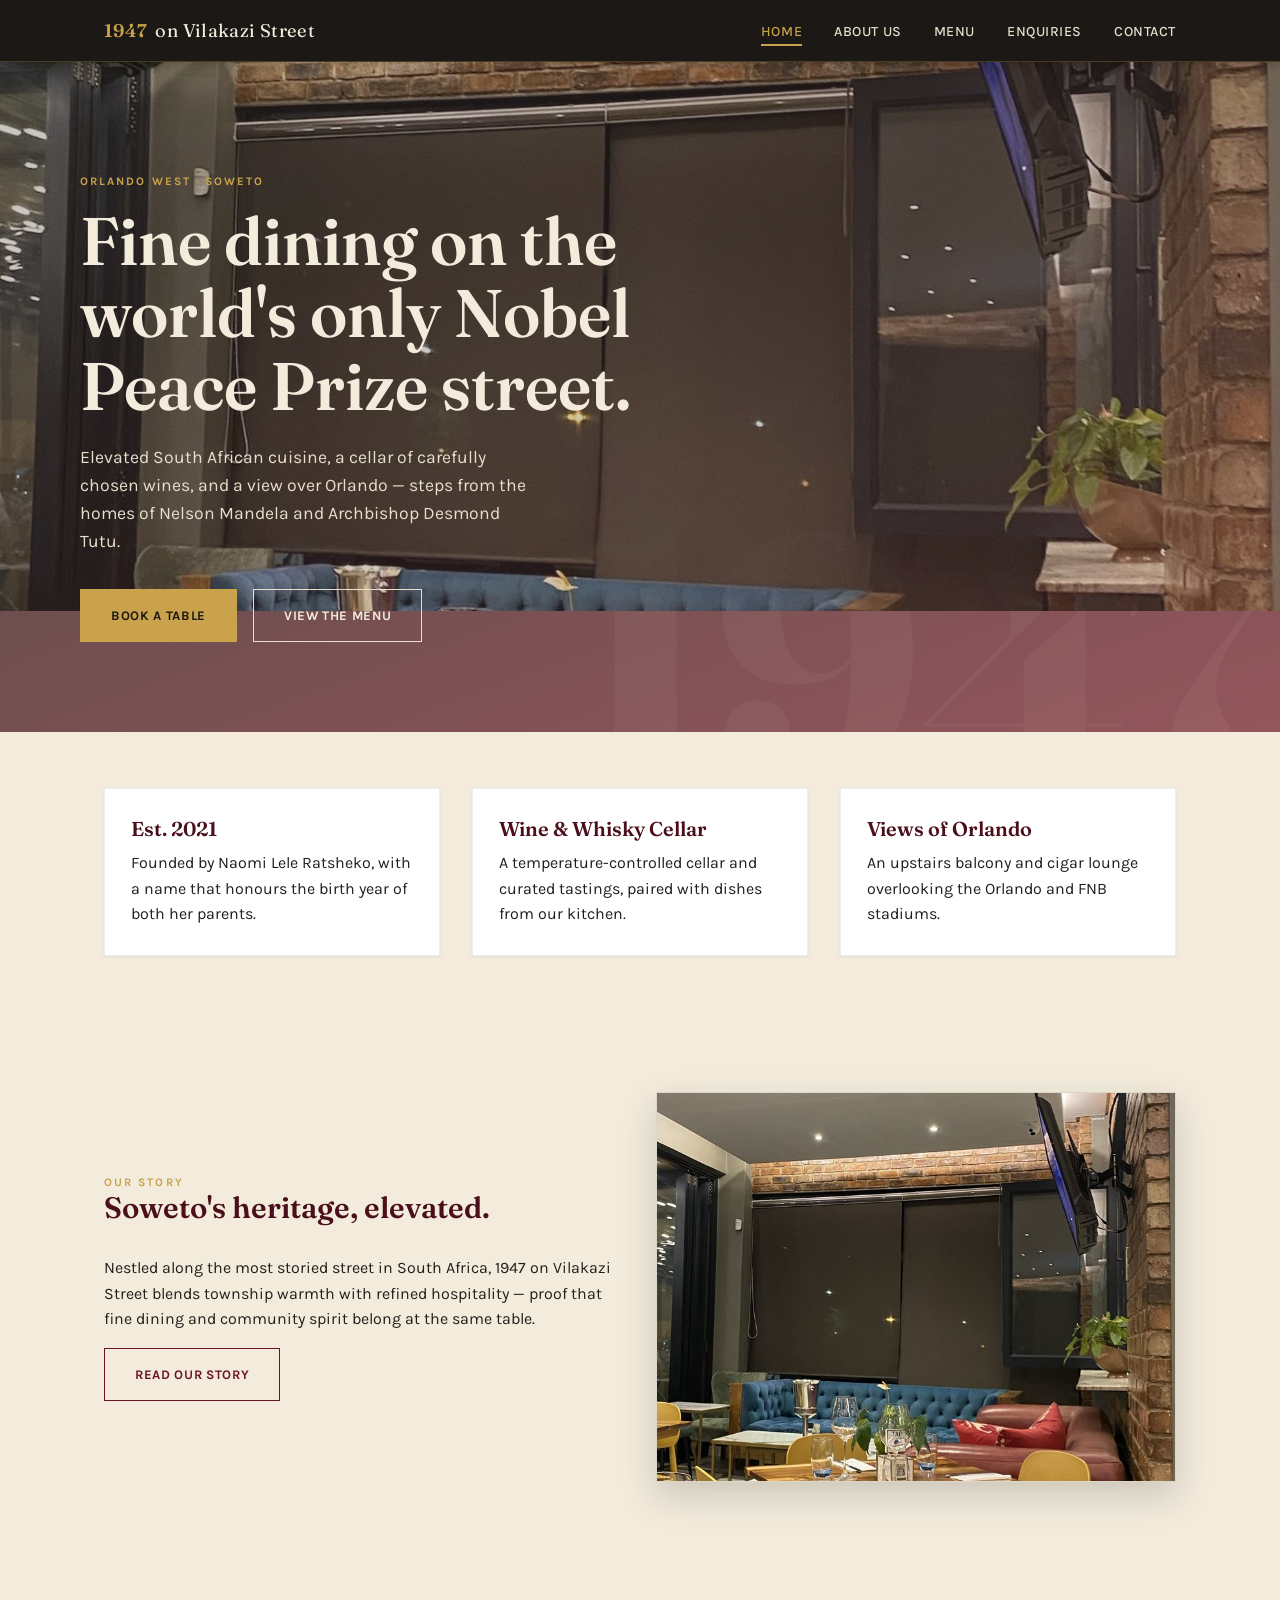
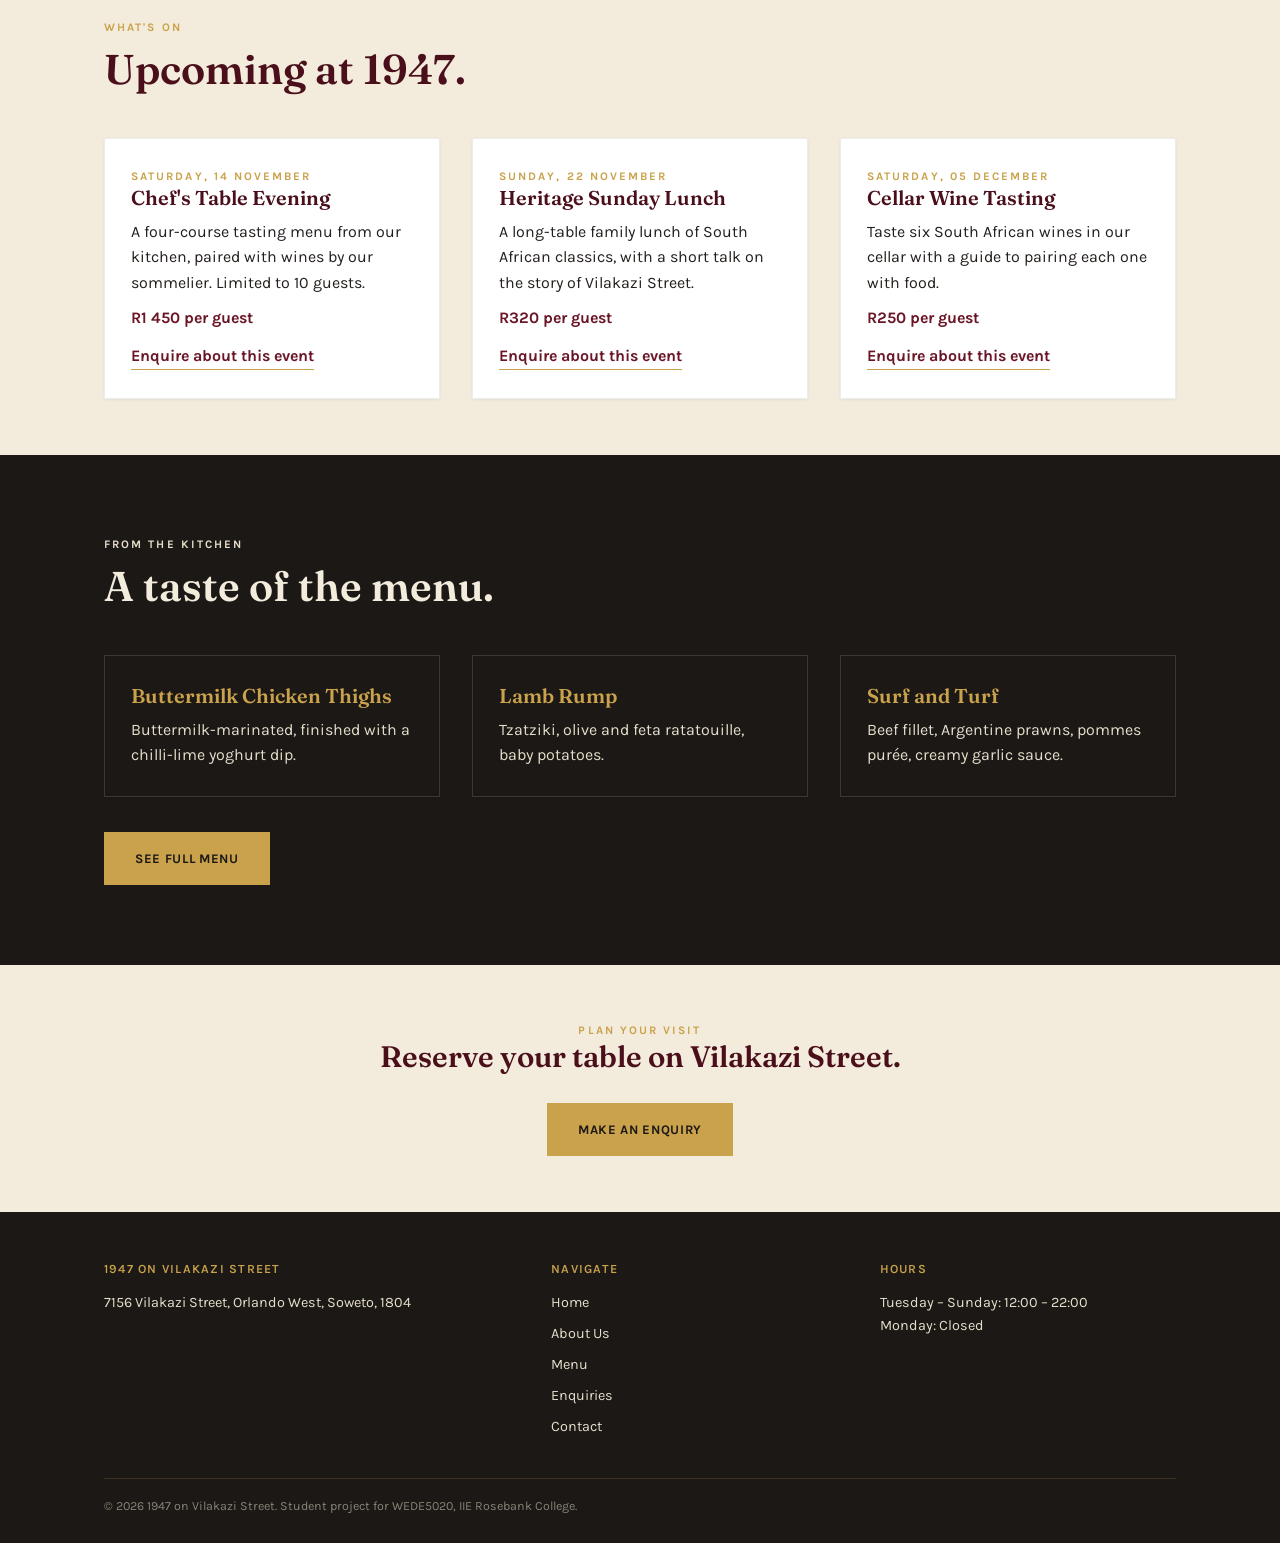
<file: index.html>
<!DOCTYPE html>
<html lang="en">
<head>
<meta charset="UTF-8">
<meta name="viewport" content="width=device-width, initial-scale=1.0">
<title>1947 on Vilakazi Street | Fine Dining, Orlando West, Soweto</title>
<meta name="description" content="1947 on Vilakazi Street is a fine-dining restaurant on Soweto's historic Vilakazi Street, offering elevated South African cuisine, wine, and heritage.">
<meta name="author" content="Vuyokazi Hlatshwayo">
<meta name="theme-color" content="#1B1815">
<link rel="canonical" href="https://YOUR-SITE.netlify.app/index.html">
<meta property="og:type" content="website">
<meta property="og:title" content="1947 on Vilakazi Street | Fine Dining, Orlando West, Soweto">
<meta property="og:description" content="1947 on Vilakazi Street is a fine-dining restaurant on Soweto's historic Vilakazi Street, offering elevated South African cuisine, wine, and heritage.">
<meta property="og:image" content="https://YOUR-SITE.netlify.app/images/home-hero-1400.jpg">
<meta property="og:url" content="https://YOUR-SITE.netlify.app/index.html">
<link rel="preconnect" href="https://fonts.googleapis.com">
<link rel="preconnect" href="https://fonts.gstatic.com" crossorigin>
<link rel="stylesheet" href="https://fonts.googleapis.com/css2?family=Fraunces:opsz,wght@9..144,400;9..144,600;9..144,700&family=Karla:wght@400;500;700&display=swap">
<link rel="stylesheet" href="css/styles.css">
<script type="application/ld+json">
{
  "@context": "https://schema.org",
  "@type": "Restaurant",
  "name": "1947 on Vilakazi Street",
  "servesCuisine": "South African",
  "address": { "@type": "PostalAddress", "streetAddress": "7156 Vilakazi Street", "addressLocality": "Orlando West, Soweto", "postalCode": "1804", "addressCountry": "ZA" },
  "openingHours": "Tu-Su 12:00-22:00"
}
</script>
</head>
<body>

<a href="#main" class="skip-link">Skip to content</a>

<header class="site-header">
  <nav class="nav">
    <a href="index.html" class="brand"><span class="brand-year">1947</span> on Vilakazi Street</a>
    <button class="nav-toggle" aria-expanded="false" aria-controls="navLinks">Menu</button>
    <ul class="nav-links" id="navLinks">
      <li><a href="index.html" aria-current="page">Home</a></li>
      <li><a href="about.html">About Us</a></li>
      <li><a href="menu.html">Menu</a></li>
      <li><a href="enquiry.html">Enquiries</a></li>
      <li><a href="contact.html">Contact</a></li>
    </ul>
  </nav>
</header>

<main id="main">

  <section class="hero">
    <div class="photo-frame--hero" aria-hidden="true">
      <picture>
        <source srcset="images/home-hero-800.jpg 800w, images/home-hero-1400.jpg 1400w, images/home-hero-2000.jpg 2000w"
                sizes="100vw">
        <img src="images/home-hero-1400.jpg" alt="" loading="eager">
      </picture>
    </div>
    <div class="hero-inner">
      <p class="eyebrow">Orlando West · Soweto</p>
      <h1>Fine dining on the world's only Nobel Peace Prize street.</h1>
      <p class="lede">Elevated South African cuisine, a cellar of carefully chosen wines, and a view over Orlando — steps from the homes of Nelson Mandela and Archbishop Desmond Tutu.</p>
      <div class="hero-actions">
        <a href="enquiry.html" class="btn btn-primary">Book a Table</a>
        <a href="menu.html" class="btn btn-outline">View the Menu</a>
      </div>
    </div>
  </section>

  <section class="tight">
    <div class="wrap">
      <div class="grid grid-3">
        <div class="card">
          <h3>Est. 2021</h3>
          <p>Founded by Naomi Lele Ratsheko, with a name that honours the birth year of both her parents.</p>
        </div>
        <div class="card">
          <h3>Wine &amp; Whisky Cellar</h3>
          <p>A temperature-controlled cellar and curated tastings, paired with dishes from our kitchen.</p>
        </div>
        <div class="card">
          <h3>Views of Orlando</h3>
          <p>An upstairs balcony and cigar lounge overlooking the Orlando and FNB stadiums.</p>
        </div>
      </div>
    </div>
  </section>

  <section>
    <div class="wrap">
      <div class="grid grid-2 center-v">
        <div>
          <p class="eyebrow">Our Story</p>
          <h2 class="title-md">Soweto's heritage, elevated.</h2>
          <p class="measure mb-sm">Nestled along the most storied street in South Africa, 1947 on Vilakazi Street blends township warmth with refined hospitality — proof that fine dining and community spirit belong at the same table.</p>
          <a href="about.html" class="btn btn-outline btn-outline-burgundy">Read Our Story</a>
        </div>
        <div class="photo-frame photo-4-3">
          <picture>
            <source srcset="images/home-interior-400.jpg 400w, images/home-interior-800.jpg 800w, images/home-interior-1200.jpg 1200w"
                    sizes="(max-width: 820px) 100vw, 50vw">
            <img src="images/home-interior-800.jpg" alt="The lounge and dining area at 1947 on Vilakazi Street, with a velvet blue banquette and wine glasses set on a wooden table." loading="lazy" width="1200" height="900">
          </picture>
        </div>
      </div>
    </div>
  </section>

  <section class="tight">
    <div class="wrap">
      <div class="section-head">
        <p class="eyebrow">What's On</p>
        <h2>Upcoming at 1947.</h2>
      </div>
      <p id="eventsStatus" class="mb-md">Loading events...</p>
      <div id="eventsList" class="grid grid-3"></div>
    </div>
  </section>

  <section class="on-dark">
    <div class="wrap">
      <div class="section-head">
        <p class="eyebrow">From the Kitchen</p>
        <h2>A taste of the menu.</h2>
      </div>
      <div class="grid grid-3">
        <div class="card card--on-dark">
          <h3>Buttermilk Chicken Thighs</h3>
          <p>Buttermilk-marinated, finished with a chilli-lime yoghurt dip.</p>
        </div>
        <div class="card card--on-dark">
          <h3>Lamb Rump</h3>
          <p>Tzatziki, olive and feta ratatouille, baby potatoes.</p>
        </div>
        <div class="card card--on-dark">
          <h3>Surf and Turf</h3>
          <p>Beef fillet, Argentine prawns, pommes purée, creamy garlic sauce.</p>
        </div>
      </div>
      <div class="mt-lg">
        <a href="menu.html" class="btn btn-primary">See Full Menu</a>
      </div>
    </div>
  </section>

  <section class="tight">
    <div class="wrap text-center">
      <p class="eyebrow">Plan Your Visit</p>
      <h2 class="title-md">Reserve your table on Vilakazi Street.</h2>
      <a href="enquiry.html" class="btn btn-primary">Make an Enquiry</a>
    </div>
  </section>

</main>

<footer class="site-footer">
  <div class="wrap">
    <div class="footer-grid">
      <div>
        <h4>1947 on Vilakazi Street</h4>
        <p>7156 Vilakazi Street, Orlando West, Soweto, 1804</p>
      </div>
      <div>
        <h4>Navigate</h4>
        <ul>
          <li><a href="index.html">Home</a></li>
          <li><a href="about.html">About Us</a></li>
          <li><a href="menu.html">Menu</a></li>
          <li><a href="enquiry.html">Enquiries</a></li>
          <li><a href="contact.html">Contact</a></li>
        </ul>
      </div>
      <div>
        <h4>Hours</h4>
        <p>Tuesday – Sunday: 12:00 – 22:00<br>Monday: Closed</p>
      </div>
    </div>
    <div class="footer-bottom">&copy; 2026 1947 on Vilakazi Street. Student project for WEDE5020, IIE Rosebank College.</div>
  </div>
</footer>

<script src="js/script.js" defer></script>
</body>
</html>
</file>
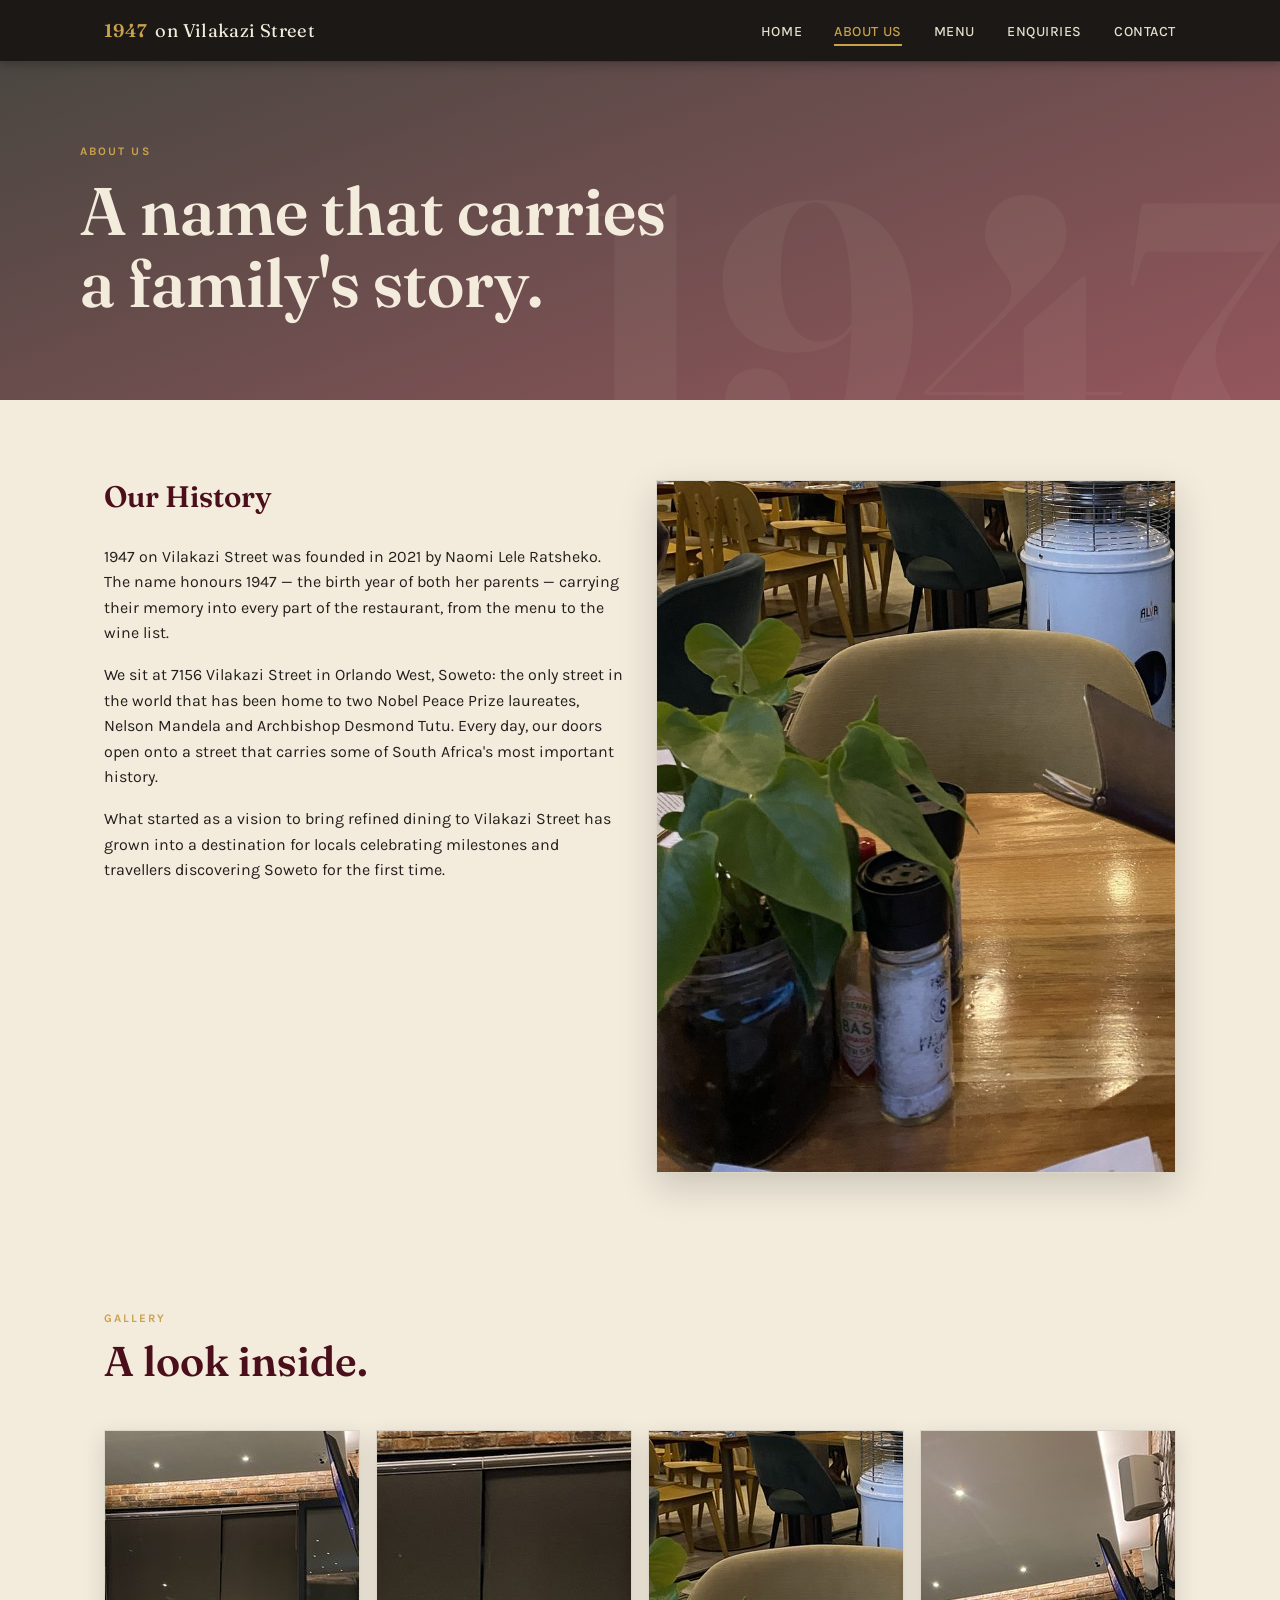
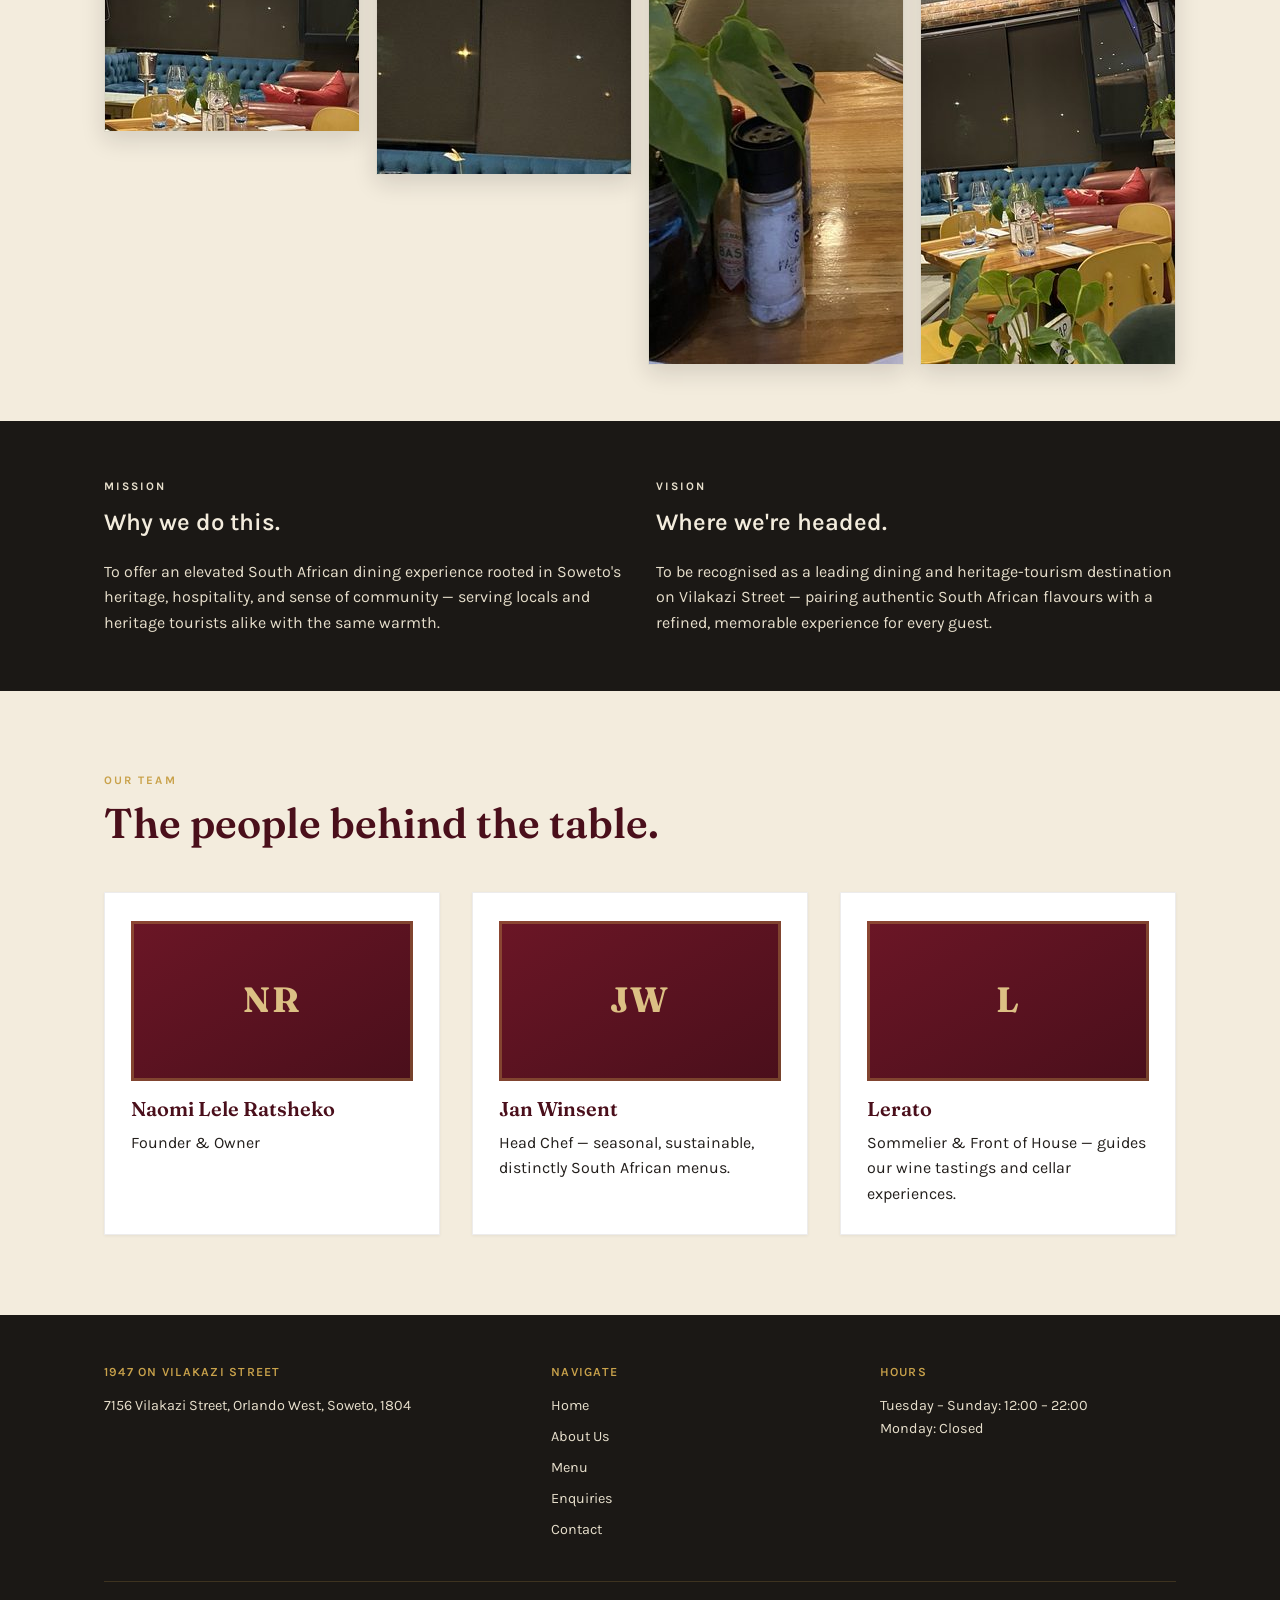
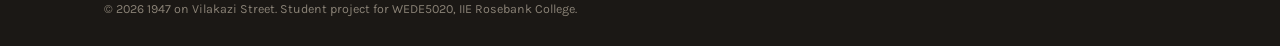
<file: about.html>
<!DOCTYPE html>
<html lang="en">
<head>
<meta charset="UTF-8">
<meta name="viewport" content="width=device-width, initial-scale=1.0">
<title>About Us | 1947 on Vilakazi Street</title>
<meta name="description" content="The story behind 1947 on Vilakazi Street — founded in 2021 on Soweto's historic Vilakazi Street.">
<meta name="author" content="Vuyokazi Hlatshwayo">
<meta name="theme-color" content="#1B1815">
<link rel="canonical" href="https://YOUR-SITE.netlify.app/about.html">
<meta property="og:type" content="website">
<meta property="og:title" content="About Us | 1947 on Vilakazi Street">
<meta property="og:description" content="The story behind 1947 on Vilakazi Street — founded in 2021 on Soweto's historic Vilakazi Street.">
<meta property="og:image" content="https://YOUR-SITE.netlify.app/images/home-hero-1400.jpg">
<meta property="og:url" content="https://YOUR-SITE.netlify.app/about.html">
<link rel="preconnect" href="https://fonts.googleapis.com">
<link rel="preconnect" href="https://fonts.gstatic.com" crossorigin>
<link rel="stylesheet" href="https://fonts.googleapis.com/css2?family=Fraunces:opsz,wght@9..144,400;9..144,600;9..144,700&family=Karla:wght@400;500;700&display=swap">
<link rel="stylesheet" href="css/styles.css">
</head>
<body>

<a href="#main" class="skip-link">Skip to content</a>

<header class="site-header">
  <nav class="nav">
    <a href="index.html" class="brand"><span class="brand-year">1947</span> on Vilakazi Street</a>
    <button class="nav-toggle" aria-expanded="false" aria-controls="navLinks">Menu</button>
    <ul class="nav-links" id="navLinks">
      <li><a href="index.html">Home</a></li>
      <li><a href="about.html" aria-current="page">About Us</a></li>
      <li><a href="menu.html">Menu</a></li>
      <li><a href="enquiry.html">Enquiries</a></li>
      <li><a href="contact.html">Contact</a></li>
    </ul>
  </nav>
</header>

<main id="main">

  <section class="hero hero--sm">
    <div class="hero-inner">
      <p class="eyebrow">About Us</p>
      <h1 class="hero-title-sm">A name that carries a family's story.</h1>
    </div>
  </section>

  <section>
    <div class="wrap">
      <div class="grid grid-2 start-v">
        <div>
          <h2 class="title-md">Our History</h2>
          <p class="mb-sm">1947 on Vilakazi Street was founded in 2021 by Naomi Lele Ratsheko. The name honours 1947 — the birth year of both her parents — carrying their memory into every part of the restaurant, from the menu to the wine list.</p>
          <p class="mb-sm">We sit at 7156 Vilakazi Street in Orlando West, Soweto: the only street in the world that has been home to two Nobel Peace Prize laureates, Nelson Mandela and Archbishop Desmond Tutu. Every day, our doors open onto a street that carries some of South Africa's most important history.</p>
          <p>What started as a vision to bring refined dining to Vilakazi Street has grown into a destination for locals celebrating milestones and travellers discovering Soweto for the first time.</p>
        </div>
        <div class="photo-frame photo-3-4">
          <picture>
            <source srcset="images/about-history-400.jpg 400w, images/about-history-800.jpg 800w, images/about-history-1200.jpg 1200w"
                    sizes="(max-width: 820px) 100vw, 50vw">
            <img src="images/about-history-800.jpg" alt="A quiet corner inside 1947 on Vilakazi Street, showing the restaurant's warm, plant-filled interior." loading="lazy" width="1121" height="1495">
          </picture>
        </div>
      </div>
    </div>
  </section>

  <section class="tight">
    <div class="wrap">
      <div class="section-head">
        <p class="eyebrow">Gallery</p>
        <h2>A look inside.</h2>
      </div>
      <ul class="gallery">
        <li><a href="images/home-interior-1200.jpg" class="gallery-link" data-caption="The main dining room, with exposed brick and blue tufted seating.">
          <img src="images/home-interior-400.jpg" alt="Dining room at 1947 on Vilakazi Street with exposed brick walls, blue tufted seating and yellow chairs." loading="lazy" width="400" height="300"></a></li>
        <li><a href="images/home-hero-1400.jpg" class="gallery-link" data-caption="The lounge, where guests settle in for drinks before dinner.">
          <img src="images/home-hero-800.jpg" alt="Lounge area with blinds drawn, a leafy plant and cushioned seating." loading="lazy" width="800" height="343"></a></li>
        <li><a href="images/about-history-1200.jpg" class="gallery-link" data-caption="A quiet corner of the restaurant, filled with greenery.">
          <img src="images/about-history-400.jpg" alt="A leafy plant on a wooden table with chairs in the background." loading="lazy" width="400" height="533"></a></li>
        <li><a href="images/menu-cellar-800.jpg" class="gallery-link" data-caption="A glass of rosé at a table in the lounge.">
          <img src="images/menu-cellar-400.jpg" alt="A glass of rosé wine on a table in the lounge." loading="lazy" width="400" height="533"></a></li>
      </ul>
    </div>
  </section>

  <section class="on-dark tight">
    <div class="wrap">
      <div class="grid grid-2">
        <div>
          <p class="eyebrow">Mission</p>
          <h2 class="title-sm">Why we do this.</h2>
          <p>To offer an elevated South African dining experience rooted in Soweto's heritage, hospitality, and sense of community — serving locals and heritage tourists alike with the same warmth.</p>
        </div>
        <div>
          <p class="eyebrow">Vision</p>
          <h2 class="title-sm">Where we're headed.</h2>
          <p>To be recognised as a leading dining and heritage-tourism destination on Vilakazi Street — pairing authentic South African flavours with a refined, memorable experience for every guest.</p>
        </div>
      </div>
    </div>
  </section>

  <section>
    <div class="wrap">
      <div class="section-head">
        <p class="eyebrow">Our Team</p>
        <h2>The people behind the table.</h2>
      </div>
      <div class="grid grid-3">
        <div class="card">
          <div class="avatar" aria-hidden="true">NR</div>
          <h3>Naomi Lele Ratsheko</h3>
          <p>Founder &amp; Owner</p>
        </div>
        <div class="card">
          <div class="avatar" aria-hidden="true">JW</div>
          <h3>Jan Winsent</h3>
          <p>Head Chef — seasonal, sustainable, distinctly South African menus.</p>
        </div>
        <div class="card">
          <div class="avatar" aria-hidden="true">L</div>
          <h3>Lerato</h3>
          <p>Sommelier &amp; Front of House — guides our wine tastings and cellar experiences.</p>
        </div>
      </div>
    </div>
  </section>

</main>

<footer class="site-footer">
  <div class="wrap">
    <div class="footer-grid">
      <div>
        <h4>1947 on Vilakazi Street</h4>
        <p>7156 Vilakazi Street, Orlando West, Soweto, 1804</p>
      </div>
      <div>
        <h4>Navigate</h4>
        <ul>
          <li><a href="index.html">Home</a></li>
          <li><a href="about.html">About Us</a></li>
          <li><a href="menu.html">Menu</a></li>
          <li><a href="enquiry.html">Enquiries</a></li>
          <li><a href="contact.html">Contact</a></li>
        </ul>
      </div>
      <div>
        <h4>Hours</h4>
        <p>Tuesday – Sunday: 12:00 – 22:00<br>Monday: Closed</p>
      </div>
    </div>
    <div class="footer-bottom">&copy; 2026 1947 on Vilakazi Street. Student project for WEDE5020, IIE Rosebank College.</div>
  </div>
</footer>

<script src="js/script.js" defer></script>
</body>
</html>
</file>
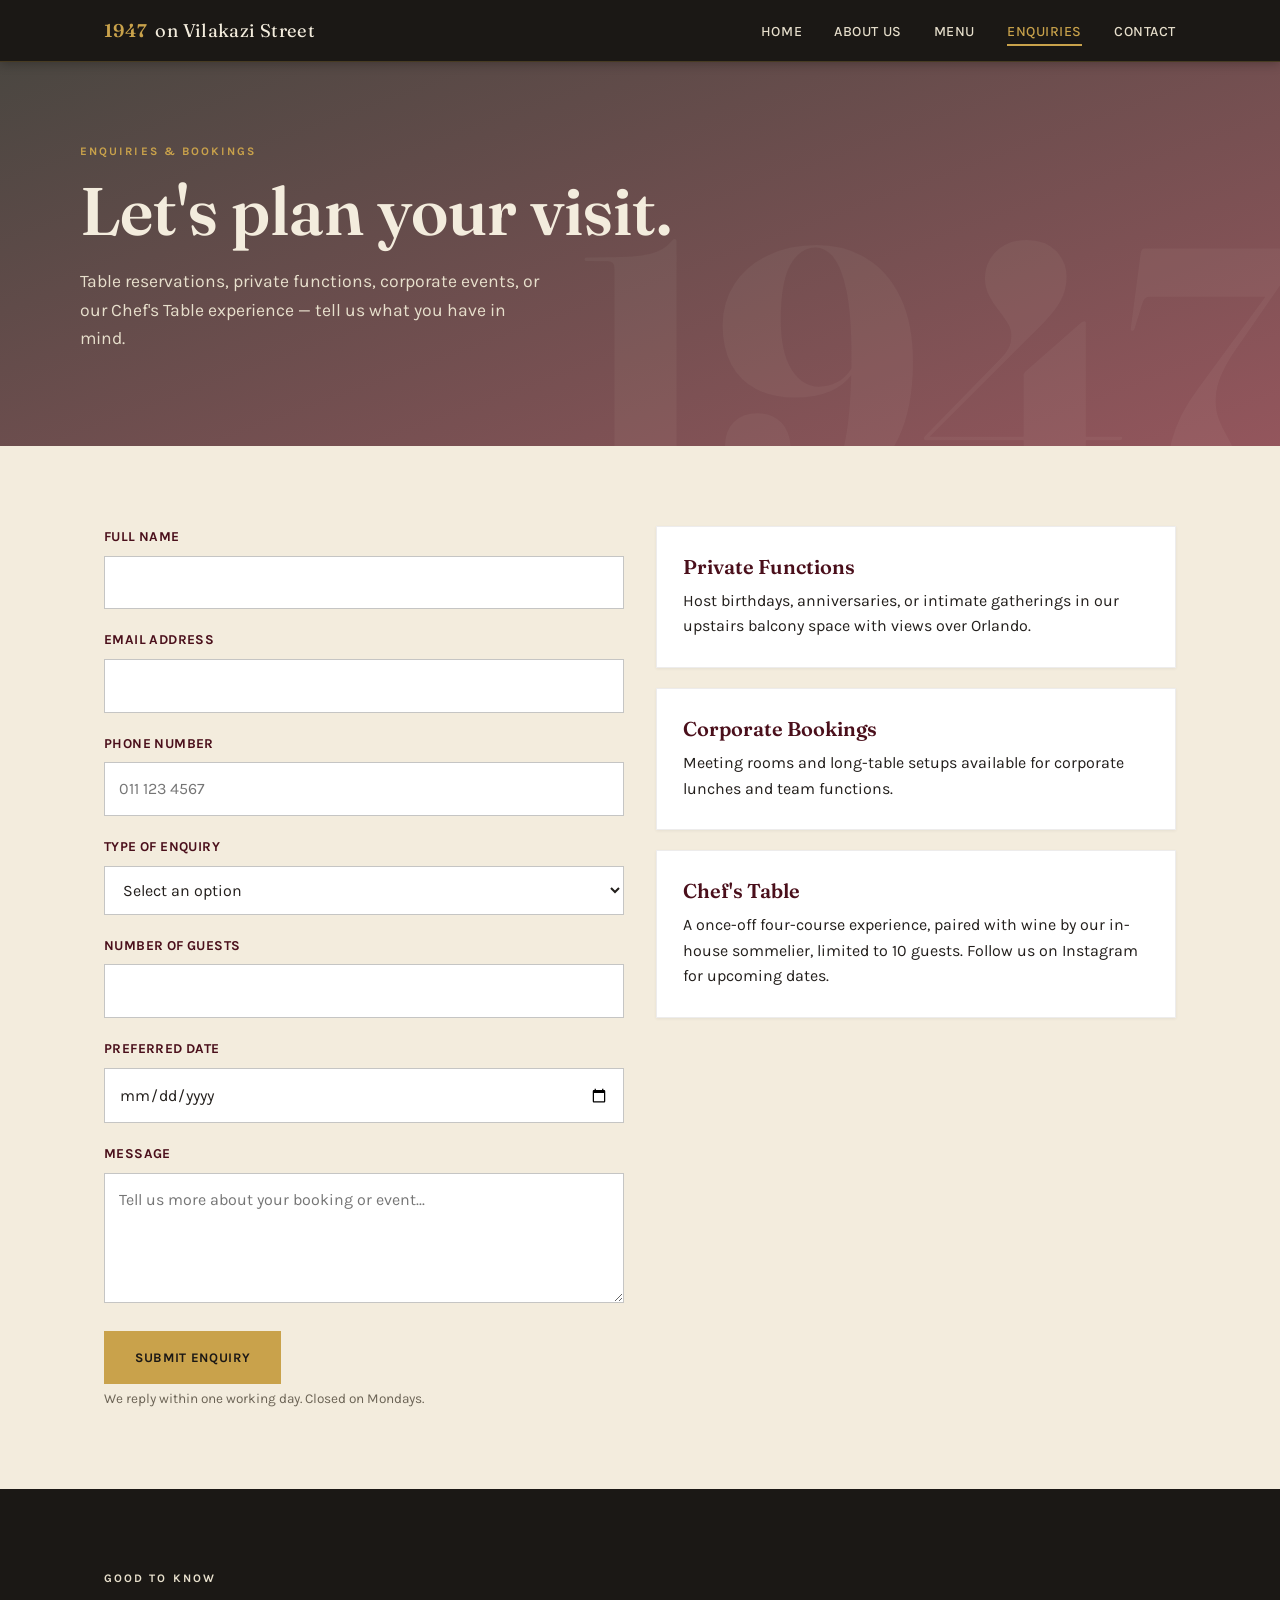
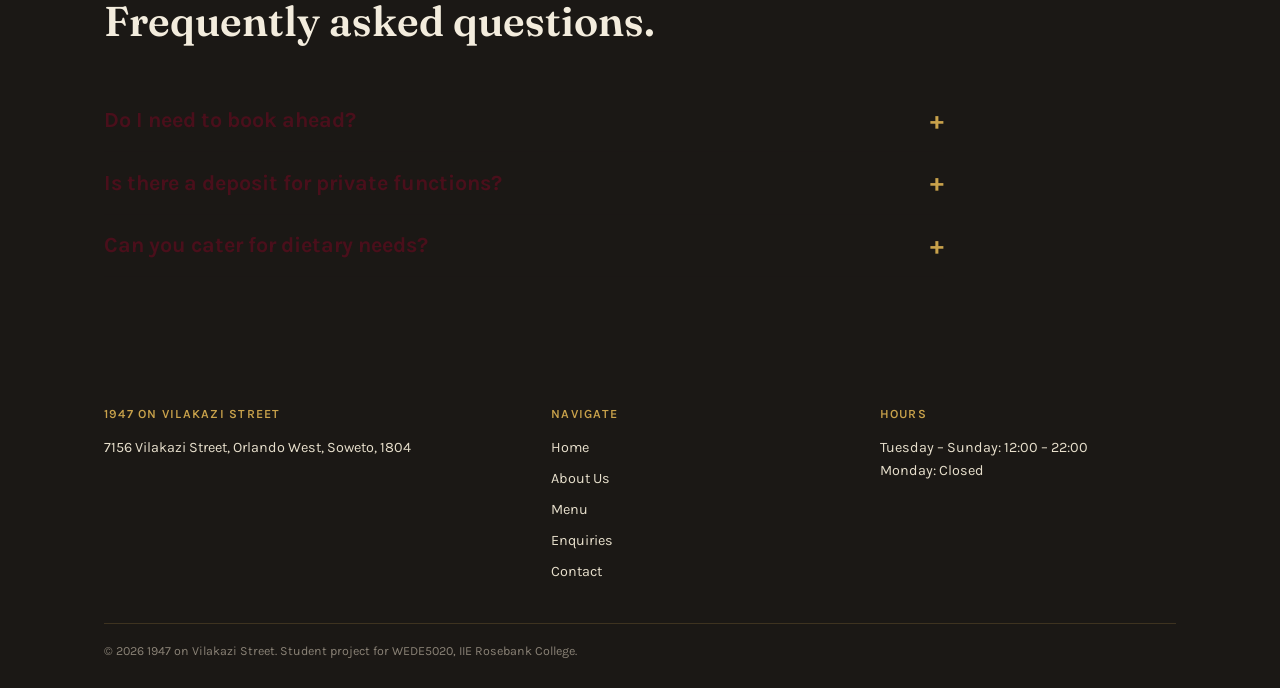
<file: enquiry.html>
<!DOCTYPE html>
<html lang="en">
<head>
<meta charset="UTF-8">
<meta name="viewport" content="width=device-width, initial-scale=1.0">
<title>Enquiries &amp; Bookings | 1947 on Vilakazi Street</title>
<meta name="description" content="Enquire about table bookings, private functions, corporate events, or the Chef's Table experience at 1947 on Vilakazi Street.">
<meta name="author" content="Vuyokazi Hlatshwayo">
<meta name="theme-color" content="#1B1815">
<link rel="canonical" href="https://YOUR-SITE.netlify.app/enquiry.html">
<meta property="og:type" content="website">
<meta property="og:title" content="Enquiries &amp; Bookings | 1947 on Vilakazi Street">
<meta property="og:description" content="Enquire about table bookings, private functions, corporate events, or the Chef's Table experience at 1947 on Vilakazi Street.">
<meta property="og:image" content="https://YOUR-SITE.netlify.app/images/home-hero-1400.jpg">
<meta property="og:url" content="https://YOUR-SITE.netlify.app/enquiry.html">
<link rel="preconnect" href="https://fonts.googleapis.com">
<link rel="preconnect" href="https://fonts.gstatic.com" crossorigin>
<link rel="stylesheet" href="https://fonts.googleapis.com/css2?family=Fraunces:opsz,wght@9..144,400;9..144,600;9..144,700&family=Karla:wght@400;500;700&display=swap">
<link rel="stylesheet" href="css/styles.css">
</head>
<body>

<a href="#main" class="skip-link">Skip to content</a>

<header class="site-header">
  <nav class="nav">
    <a href="index.html" class="brand"><span class="brand-year">1947</span> on Vilakazi Street</a>
    <button class="nav-toggle" aria-expanded="false" aria-controls="navLinks">Menu</button>
    <ul class="nav-links" id="navLinks">
      <li><a href="index.html">Home</a></li>
      <li><a href="about.html">About Us</a></li>
      <li><a href="menu.html">Menu</a></li>
      <li><a href="enquiry.html" aria-current="page">Enquiries</a></li>
      <li><a href="contact.html">Contact</a></li>
    </ul>
  </nav>
</header>

<main id="main">

  <section class="hero hero--sm">
    <div class="hero-inner">
      <p class="eyebrow">Enquiries &amp; Bookings</p>
      <h1 class="hero-title-sm">Let's plan your visit.</h1>
      <p class="lede">Table reservations, private functions, corporate events, or our Chef's Table experience — tell us what you have in mind.</p>
    </div>
  </section>

  <section>
    <div class="wrap">
      <div class="grid grid-2 start-v">

        <div>
          <div id="formSuccess">Thank you — your enquiry has been received. Our team will be in touch shortly to confirm the details.</div>

          <form id="enquiryForm" data-validate novalidate>
            <div class="form-grid">

              <div class="field">
                <label for="fullName">Full Name</label>
                <input type="text" id="fullName" name="fullName" required>
                <p class="field-error">Please enter your full name.</p>
              </div>

              <div class="field">
                <label for="email">Email Address</label>
                <input type="email" id="email" name="email" required>
                <p class="field-error">Please enter a valid email address.</p>
              </div>

              <div class="field">
                <label for="phone">Phone Number</label>
                <input type="tel" id="phone" name="phone" autocomplete="tel" placeholder="011 123 4567" required>
                <p class="field-error">Please enter your phone number.</p>
              </div>

              <div class="field">
                <label for="enquiryType">Type of Enquiry</label>
                <select id="enquiryType" name="enquiryType" required>
                  <option value="">Select an option</option>
                  <option value="table">Table Reservation</option>
                  <option value="private">Private Function</option>
                  <option value="corporate">Corporate Booking</option>
                  <option value="chefstable">Chef's Table Experience</option>
                  <option value="other">Other</option>
                </select>
                <p class="field-error">Please select an enquiry type.</p>
              </div>

              <div class="field">
                <label for="guests">Number of Guests</label>
                <input type="number" id="guests" name="guests" min="1" max="60" required>
                <p class="field-error">Please enter the number of guests.</p>
              </div>

              <div class="field">
                <label for="preferredDate">Preferred Date</label>
                <input type="date" id="preferredDate" name="preferredDate" required>
                <p class="field-error">Please choose a preferred date.</p>
              </div>

              <div class="field">
                <label for="message">Message</label>
                <textarea id="message" name="message" minlength="10" required placeholder="Tell us more about your booking or event..."></textarea>
                <p class="field-error">Please add a short message.</p>
              </div>

              <div>
                <button type="submit" class="btn btn-primary">Submit Enquiry</button>
                <p class="form-note">We reply within one working day. Closed on Mondays.</p>
              </div>

            </div>
          </form>
        </div>

        <aside>
          <div class="card mb-md">
            <h3>Private Functions</h3>
            <p>Host birthdays, anniversaries, or intimate gatherings in our upstairs balcony space with views over Orlando.</p>
          </div>
          <div class="card mb-md">
            <h3>Corporate Bookings</h3>
            <p>Meeting rooms and long-table setups available for corporate lunches and team functions.</p>
          </div>
          <div class="card">
            <h3>Chef's Table</h3>
            <p>A once-off four-course experience, paired with wine by our in-house sommelier, limited to 10 guests. Follow us on Instagram for upcoming dates.</p>
          </div>
        </aside>

      </div>
    </div>
  </section>

  <section class="on-dark">
    <div class="wrap">
      <div class="section-head">
        <p class="eyebrow">Good to Know</p>
        <h2>Frequently asked questions.</h2>
      </div>
      <div class="accordion">
        <div class="accordion-item">
          <h3><button type="button" class="accordion-trigger" id="faq1-btn" aria-expanded="false" aria-controls="faq1">Do I need to book ahead?</button></h3>
          <div class="accordion-panel" id="faq1" role="region" aria-labelledby="faq1-btn" hidden><p>We recommend booking for weekends and for groups of 6 or more. Walk-ins are welcome when tables are free.</p></div>
        </div>
        <div class="accordion-item">
          <h3><button type="button" class="accordion-trigger" id="faq2-btn" aria-expanded="false" aria-controls="faq2">Is there a deposit for private functions?</button></h3>
          <div class="accordion-panel" id="faq2" role="region" aria-labelledby="faq2-btn" hidden><p>Yes. A deposit per guest secures private and corporate bookings. We confirm the amount when you enquire.</p></div>
        </div>
        <div class="accordion-item">
          <h3><button type="button" class="accordion-trigger" id="faq3-btn" aria-expanded="false" aria-controls="faq3">Can you cater for dietary needs?</button></h3>
          <div class="accordion-panel" id="faq3" role="region" aria-labelledby="faq3-btn" hidden><p>Yes. Mention any allergies or dietary needs in your message and our chef will plan around them.</p></div>
        </div>
      </div>
    </div>
  </section>

</main>

<footer class="site-footer">
  <div class="wrap">
    <div class="footer-grid">
      <div>
        <h4>1947 on Vilakazi Street</h4>
        <p>7156 Vilakazi Street, Orlando West, Soweto, 1804</p>
      </div>
      <div>
        <h4>Navigate</h4>
        <ul>
          <li><a href="index.html">Home</a></li>
          <li><a href="about.html">About Us</a></li>
          <li><a href="menu.html">Menu</a></li>
          <li><a href="enquiry.html">Enquiries</a></li>
          <li><a href="contact.html">Contact</a></li>
        </ul>
      </div>
      <div>
        <h4>Hours</h4>
        <p>Tuesday – Sunday: 12:00 – 22:00<br>Monday: Closed</p>
      </div>
    </div>
    <div class="footer-bottom">&copy; 2026 1947 on Vilakazi Street. Student project for WEDE5020, IIE Rosebank College.</div>
  </div>
</footer>

<script src="js/script.js" defer></script>
</body>
</html>
</file>
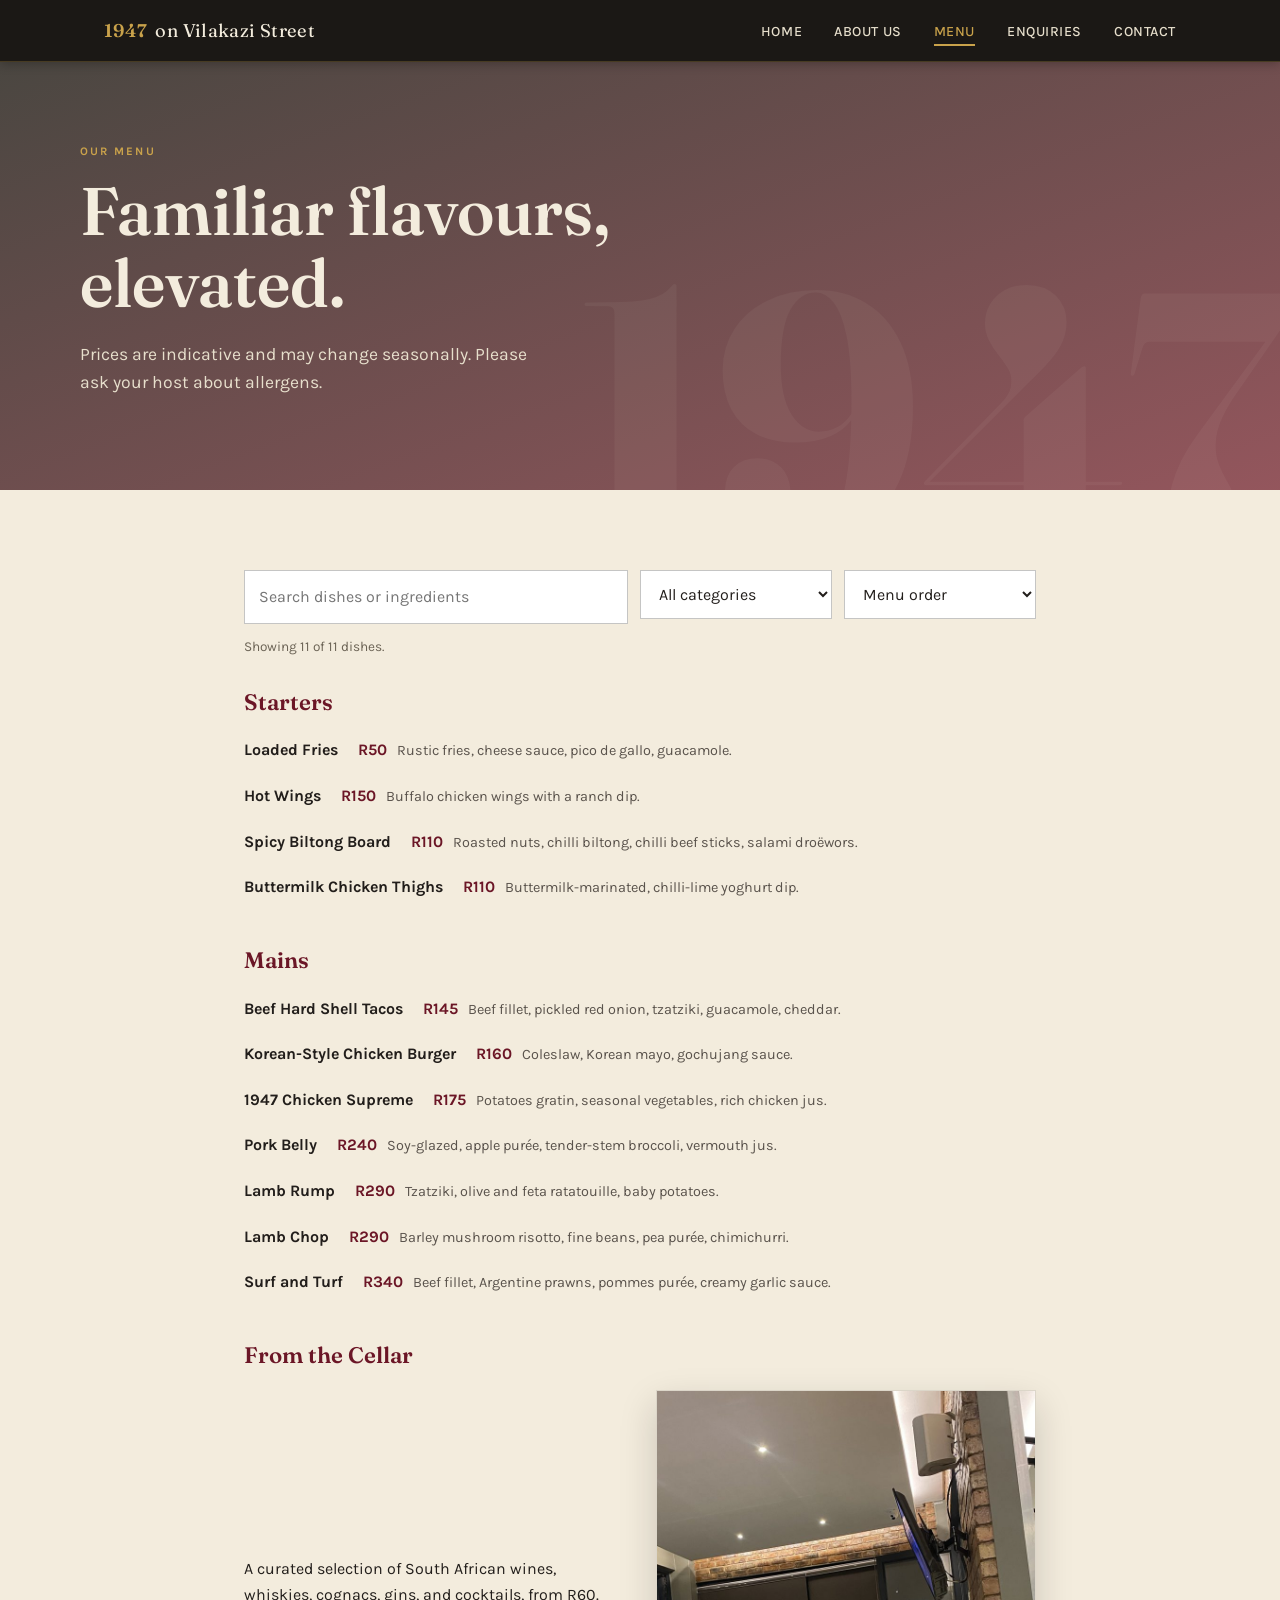
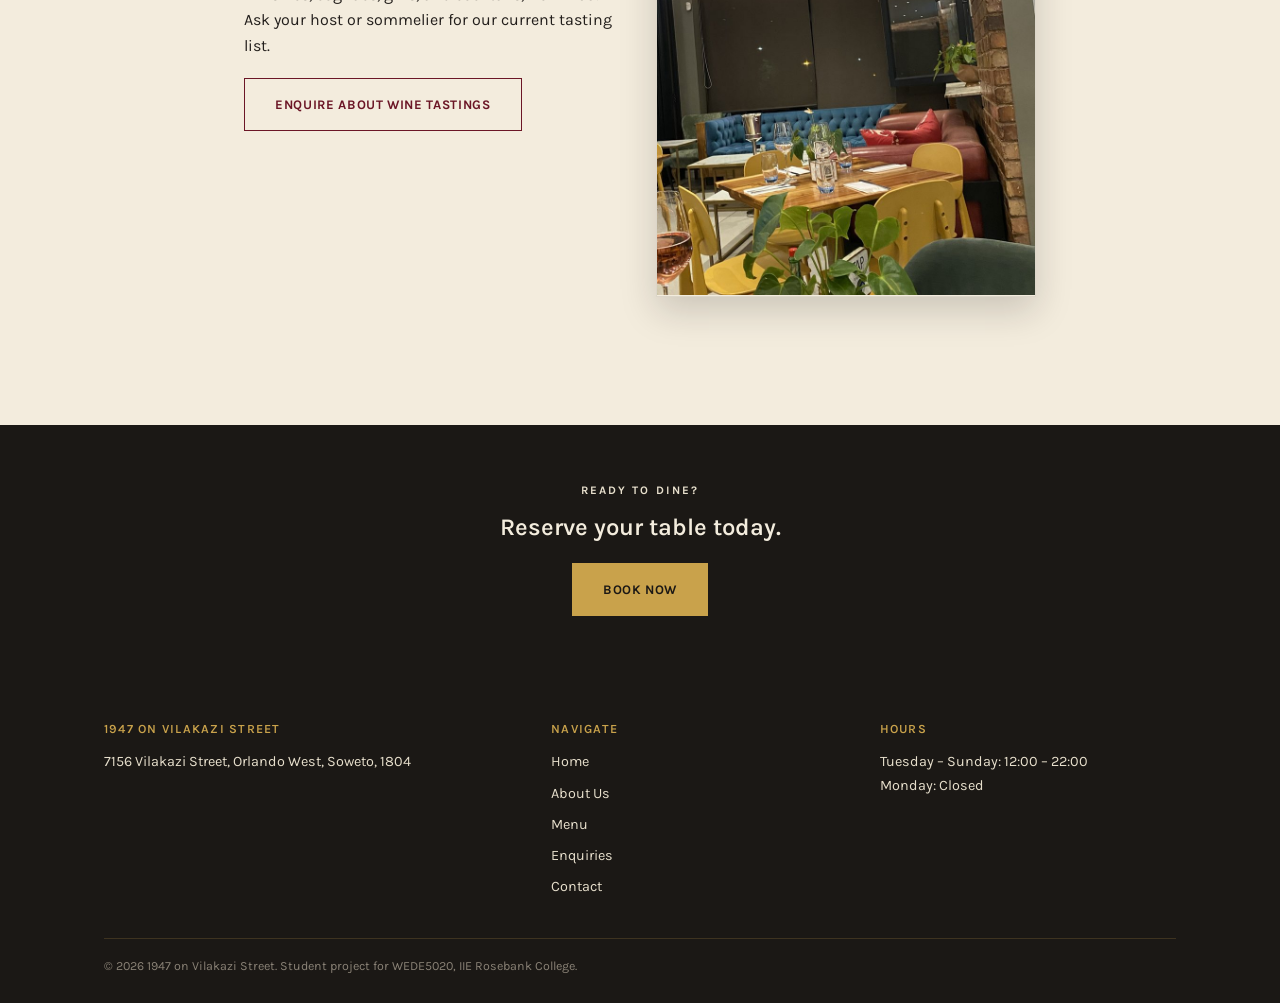
<file: menu.html>
<!DOCTYPE html>
<html lang="en">
<head>
<meta charset="UTF-8">
<meta name="viewport" content="width=device-width, initial-scale=1.0">
<title>Menu | 1947 on Vilakazi Street</title>
<meta name="description" content="Explore the food menu at 1947 on Vilakazi Street — starters, mains, and desserts inspired by South African flavours.">
<meta name="author" content="Vuyokazi Hlatshwayo">
<meta name="theme-color" content="#1B1815">
<link rel="canonical" href="https://YOUR-SITE.netlify.app/menu.html">
<meta property="og:type" content="website">
<meta property="og:title" content="Menu | 1947 on Vilakazi Street">
<meta property="og:description" content="Explore the food menu at 1947 on Vilakazi Street — starters, mains, and desserts inspired by South African flavours.">
<meta property="og:image" content="https://YOUR-SITE.netlify.app/images/home-hero-1400.jpg">
<meta property="og:url" content="https://YOUR-SITE.netlify.app/menu.html">
<link rel="preconnect" href="https://fonts.googleapis.com">
<link rel="preconnect" href="https://fonts.gstatic.com" crossorigin>
<link rel="stylesheet" href="https://fonts.googleapis.com/css2?family=Fraunces:opsz,wght@9..144,400;9..144,600;9..144,700&family=Karla:wght@400;500;700&display=swap">
<link rel="stylesheet" href="css/styles.css">
</head>
<body>

<a href="#main" class="skip-link">Skip to content</a>

<header class="site-header">
  <nav class="nav">
    <a href="index.html" class="brand"><span class="brand-year">1947</span> on Vilakazi Street</a>
    <button class="nav-toggle" aria-expanded="false" aria-controls="navLinks">Menu</button>
    <ul class="nav-links" id="navLinks">
      <li><a href="index.html">Home</a></li>
      <li><a href="about.html">About Us</a></li>
      <li><a href="menu.html" aria-current="page">Menu</a></li>
      <li><a href="enquiry.html">Enquiries</a></li>
      <li><a href="contact.html">Contact</a></li>
    </ul>
  </nav>
</header>

<main id="main">

  <section class="hero hero--sm">
    <div class="hero-inner">
      <p class="eyebrow">Our Menu</p>
      <h1 class="hero-title-sm">Familiar flavours, elevated.</h1>
      <p class="lede">Prices are indicative and may change seasonally. Please ask your host about allergens.</p>
    </div>
  </section>

  <section>
    <div class="wrap wrap--narrow">

      <div class="menu-tools">
        <div>
          <label class="sr-only" for="menuSearch">Search the menu</label>
          <input type="search" id="menuSearch" placeholder="Search dishes or ingredients">
        </div>
        <div>
          <label class="sr-only" for="menuCategory">Category</label>
          <select id="menuCategory"><option value="all">All categories</option></select>
        </div>
        <div>
          <label class="sr-only" for="menuSort">Sort by</label>
          <select id="menuSort">
            <option value="default">Menu order</option>
            <option value="low">Price: low to high</option>
            <option value="high">Price: high to low</option>
            <option value="az">Name: A to Z</option>
          </select>
        </div>
      </div>
      <p id="menuCount" aria-live="polite"></p>

      <div class="menu-category">
        <h2>Starters</h2>

        <div class="menu-item">
          <span class="name">Loaded Fries</span>
          <span class="leader"></span>
          <span class="price">R50</span>
          <span class="desc">Rustic fries, cheese sauce, pico de gallo, guacamole.</span>
        </div>

        <div class="menu-item">
          <span class="name">Hot Wings</span>
          <span class="leader"></span>
          <span class="price">R150</span>
          <span class="desc">Buffalo chicken wings with a ranch dip.</span>
        </div>

        <div class="menu-item">
          <span class="name">Spicy Biltong Board</span>
          <span class="leader"></span>
          <span class="price">R110</span>
          <span class="desc">Roasted nuts, chilli biltong, chilli beef sticks, salami droëwors.</span>
        </div>

        <div class="menu-item">
          <span class="name">Buttermilk Chicken Thighs</span>
          <span class="leader"></span>
          <span class="price">R110</span>
          <span class="desc">Buttermilk-marinated, chilli-lime yoghurt dip.</span>
        </div>
      </div>

      <div class="menu-category">
        <h2>Mains</h2>

        <div class="menu-item">
          <span class="name">Beef Hard Shell Tacos</span>
          <span class="leader"></span>
          <span class="price">R145</span>
          <span class="desc">Beef fillet, pickled red onion, tzatziki, guacamole, cheddar.</span>
        </div>

        <div class="menu-item">
          <span class="name">Korean-Style Chicken Burger</span>
          <span class="leader"></span>
          <span class="price">R160</span>
          <span class="desc">Coleslaw, Korean mayo, gochujang sauce.</span>
        </div>

        <div class="menu-item">
          <span class="name">1947 Chicken Supreme</span>
          <span class="leader"></span>
          <span class="price">R175</span>
          <span class="desc">Potatoes gratin, seasonal vegetables, rich chicken jus.</span>
        </div>

        <div class="menu-item">
          <span class="name">Pork Belly</span>
          <span class="leader"></span>
          <span class="price">R240</span>
          <span class="desc">Soy-glazed, apple purée, tender-stem broccoli, vermouth jus.</span>
        </div>

        <div class="menu-item">
          <span class="name">Lamb Rump</span>
          <span class="leader"></span>
          <span class="price">R290</span>
          <span class="desc">Tzatziki, olive and feta ratatouille, baby potatoes.</span>
        </div>

        <div class="menu-item">
          <span class="name">Lamb Chop</span>
          <span class="leader"></span>
          <span class="price">R290</span>
          <span class="desc">Barley mushroom risotto, fine beans, pea purée, chimichurri.</span>
        </div>

        <div class="menu-item">
          <span class="name">Surf and Turf</span>
          <span class="leader"></span>
          <span class="price">R340</span>
          <span class="desc">Beef fillet, Argentine prawns, pommes purée, creamy garlic sauce.</span>
        </div>
      </div>

      <div class="menu-category">
        <h2>From the Cellar</h2>
        <div class="grid grid-2 center-v">
          <div>
            <p class="mb-md">A curated selection of South African wines, whiskies, cognacs, gins, and cocktails, from R60. Ask your host or sommelier for our current tasting list.</p>
            <a href="contact.html" class="btn btn-outline btn-outline-burgundy">Enquire About Wine Tastings</a>
          </div>
          <div class="photo-frame photo-3-4">
            <picture>
              <source srcset="images/menu-cellar-400.jpg 400w, images/menu-cellar-800.jpg 800w"
                      sizes="(max-width: 820px) 100vw, 50vw">
              <img src="images/menu-cellar-800.jpg" alt="A glass of rosé wine on a table in the lounge at 1947 on Vilakazi Street." loading="lazy" width="800" height="1067">
            </picture>
          </div>
        </div>
      </div>

    </div>
  </section>

  <section class="on-dark tight">
    <div class="wrap text-center">
      <p class="eyebrow">Ready to Dine?</p>
      <h2 class="title-sm">Reserve your table today.</h2>
      <a href="enquiry.html" class="btn btn-primary">Book Now</a>
    </div>
  </section>

</main>

<footer class="site-footer">
  <div class="wrap">
    <div class="footer-grid">
      <div>
        <h4>1947 on Vilakazi Street</h4>
        <p>7156 Vilakazi Street, Orlando West, Soweto, 1804</p>
      </div>
      <div>
        <h4>Navigate</h4>
        <ul>
          <li><a href="index.html">Home</a></li>
          <li><a href="about.html">About Us</a></li>
          <li><a href="menu.html">Menu</a></li>
          <li><a href="enquiry.html">Enquiries</a></li>
          <li><a href="contact.html">Contact</a></li>
        </ul>
      </div>
      <div>
        <h4>Hours</h4>
        <p>Tuesday – Sunday: 12:00 – 22:00<br>Monday: Closed</p>
      </div>
    </div>
    <div class="footer-bottom">&copy; 2026 1947 on Vilakazi Street. Student project for WEDE5020, IIE Rosebank College.</div>
  </div>
</footer>

<script src="js/script.js" defer></script>
</body>
</html>
</file>
<file: css/styles.css>
/* ============================================
   1947 on Vilakazi Street — Stylesheet
   Design tokens
   Colour: burgundy #6B1626, charcoal #1B1815, gold #C9A24B, cream #F3ECDD
   Type: Fraunces (display) / Karla (body)
   ============================================ */

:root {
  --burgundy: #6B1626;
  --burgundy-dark: #4A0F1B;
  --charcoal: #1B1815;
  --gold: #C9A24B;
  --gold-soft: #DCC084;
  --cream: #F3ECDD;
  --cream-dim: #E7DFCC;
  --ink: #221E1B;

  --font-display: 'Fraunces', Georgia, serif;
  --font-body: 'Karla', -apple-system, sans-serif;

  --radius: 2px;
  --max-width: 1120px;
}

* { box-sizing: border-box; margin: 0; padding: 0; }

html { scroll-behavior: smooth; }

body {
  font-family: var(--font-body);
  color: var(--ink);
  background: var(--cream);
  line-height: 1.6;
  -webkit-font-smoothing: antialiased;
}

img { max-width: 100%; display: block; }
a { color: inherit; text-decoration: none; }

/* Respect reduced motion */
@media (prefers-reduced-motion: reduce) {
  * { animation: none !important; transition: none !important; scroll-behavior: auto !important; }
}

/* ===== Layout helpers ===== */
.wrap {
  max-width: var(--max-width);
  margin: 0 auto;
  padding: 0 24px;
}

.eyebrow {
  font-family: var(--font-body);
  font-weight: 700;
  letter-spacing: 0.18em;
  text-transform: uppercase;
  font-size: 0.72rem;
  color: var(--gold);
}

.divider {
  width: 56px;
  height: 2px;
  background: var(--gold);
  margin: 18px 0;
  border: none;
}

.divider.center { margin-left: auto; margin-right: auto; }

/* ===== Header / Nav ===== */
.site-header {
  position: sticky;
  top: 0;
  z-index: 100;
  background: var(--charcoal);
  border-bottom: 1px solid rgba(201, 162, 74, 0.25);
}

.nav {
  display: flex;
  align-items: center;
  justify-content: space-between;
  max-width: var(--max-width);
  margin: 0 auto;
  padding: 16px 24px;
}

.brand {
  font-family: var(--font-display);
  color: var(--cream);
  font-size: 1.15rem;
  display: flex;
  align-items: baseline;
  gap: 8px;
  letter-spacing: 0.02em;
}

.brand .brand-year {
  color: var(--gold);
  font-weight: 600;
}

.nav-links {
  display: flex;
  gap: 32px;
  list-style: none;
}

.nav-links a {
  color: var(--cream-dim);
  font-size: 0.88rem;
  letter-spacing: 0.04em;
  text-transform: uppercase;
  font-weight: 500;
  position: relative;
  padding: 4px 0;
  transition: color 0.2s ease;
}

.nav-links a:hover,
.nav-links a:focus-visible,
.nav-links a[aria-current="page"] {
  color: var(--gold);
  outline: none;
}

.nav-links a[aria-current="page"]::after {
  content: "";
  position: absolute;
  bottom: -2px; left: 0; right: 0;
  height: 2px;
  background: var(--gold);
}

.nav-toggle {
  display: none;
  background: none;
  border: 1px solid var(--gold);
  color: var(--gold);
  font-size: 0.8rem;
  letter-spacing: 0.08em;
  text-transform: uppercase;
  padding: 8px 14px;
  cursor: pointer;
  font-family: var(--font-body);
}

.nav-toggle:focus-visible,
a:focus-visible,
button:focus-visible,
input:focus-visible,
textarea:focus-visible,
select:focus-visible {
  outline: 2px solid var(--gold);
  outline-offset: 3px;
}

@media (max-width: 760px) {
  .nav-links {
    display: none;
    position: absolute;
    top: 100%; left: 0; right: 0;
    background: var(--charcoal);
    flex-direction: column;
    gap: 0;
    padding: 8px 0 16px;
    border-bottom: 1px solid rgba(201,162,74,0.25);
  }
  .nav-links.open { display: flex; }
  .nav-links a { display: block; padding: 12px 24px; }
  .nav-toggle { display: block; }
}

/* ===== Hero ===== */
.hero {
  background:
    linear-gradient(160deg, rgba(27,24,21,0.78) 0%, rgba(107,22,38,0.7) 100%);
  color: var(--cream);
  padding: 110px 24px 90px;
  position: relative;
  overflow: hidden;
}

.hero::before {
  content: "1947";
  position: absolute;
  right: -0.05em;
  bottom: -0.28em;
  font-family: var(--font-display);
  font-size: 22rem;
  font-weight: 700;
  color: rgba(243, 236, 221, 0.045);
  line-height: 1;
  pointer-events: none;
}

.hero-inner {
  max-width: var(--max-width);
  margin: 0 auto;
  position: relative;
}

.hero h1 {
  font-family: var(--font-display);
  font-size: clamp(2.4rem, 5.5vw, 4.2rem);
  font-weight: 600;
  line-height: 1.08;
  max-width: 14ch;
  margin: 14px 0 20px;
}

.hero p.lede {
  font-size: 1.1rem;
  max-width: 46ch;
  color: var(--cream-dim);
  margin-bottom: 34px;
}

.hero-actions { display: flex; gap: 16px; flex-wrap: wrap; }

/* Smaller hero variant used on interior pages (About, Menu, Contact, Enquiries) */
.hero--sm { padding: 80px 24px 60px; }
.hero-title-sm { font-size: var(--step3); }

/* ===== Buttons ===== */
.btn {
  display: inline-block;
  font-family: var(--font-body);
  font-weight: 700;
  letter-spacing: 0.05em;
  text-transform: uppercase;
  font-size: 0.82rem;
  padding: 15px 30px;
  border: 1px solid transparent;
  cursor: pointer;
  transition: transform 0.15s ease, background 0.2s ease, color 0.2s ease;
}

.btn-primary {
  background: var(--gold);
  color: var(--charcoal);
}
.btn-primary:hover { background: var(--gold-soft); transform: translateY(-1px); }

.btn-outline {
  background: transparent;
  border-color: var(--cream-dim);
  color: var(--cream);
}
.btn-outline:hover { border-color: var(--gold); color: var(--gold); }

/* ===== Sections ===== */
section { padding: 80px 0; }
section.tight { padding: 56px 0; }

.section-head { max-width: 60ch; margin-bottom: 44px; }
.section-head h2 {
  font-family: var(--font-display);
  font-size: clamp(1.8rem, 3.4vw, 2.6rem);
  font-weight: 600;
  margin-top: 10px;
  color: var(--burgundy-dark);
}

.on-dark { background: var(--charcoal); color: var(--cream); }
.on-dark .section-head h2 { color: var(--cream); }
.on-dark p { color: var(--cream-dim); }

/* ===== Cards / grid ===== */
.grid {
  display: grid;
  gap: 32px;
}
.grid-3 { grid-template-columns: repeat(3, 1fr); }
.grid-2 { grid-template-columns: repeat(2, 1fr); }

@media (max-width: 820px) {
  .grid-3, .grid-2 { grid-template-columns: 1fr; }
}

.card {
  background: #fff;
  border: 1px solid rgba(27,24,21,0.08);
  padding: 28px 26px;
}

.card h3 {
  font-family: var(--font-display);
  font-size: 1.25rem;
  color: var(--burgundy-dark);
  margin-bottom: 10px;
}

/* ===== Image placeholder blocks (swap with real photography) ===== */
.img-placeholder {
  background: repeating-linear-gradient(135deg, #E7DFCC, #E7DFCC 10px, #DED4BC 10px, #DED4BC 20px);
  border: 1px dashed rgba(27,24,21,0.25);
  display: flex;
  align-items: center;
  justify-content: center;
  color: rgba(27,24,21,0.55);
  font-size: 0.78rem;
  letter-spacing: 0.05em;
  text-transform: uppercase;
  text-align: center;
  padding: 20px;
  min-height: 220px;
}

/* ===== Menu (signature element: dotted-leader pricing) ===== */
.menu-category { margin-bottom: 48px; }
.menu-category h2,
.menu-category h3 {
  font-family: var(--font-display);
  font-size: 1.4rem;
  color: var(--burgundy);
  margin-bottom: 22px;
}

.menu-item {
  display: flex;
  align-items: baseline;
  gap: 10px;
  margin-bottom: 20px;
}

.menu-item .name {
  font-weight: 700;
  white-space: nowrap;
}

.menu-item .leader {
  flex: 1;
  border-bottom: 1px dotted rgba(27,24,21,0.35);
  height: 0;
  transform: translateY(-4px);
}

.menu-item .price {
  font-family: 'Karla', monospace;
  font-weight: 700;
  color: var(--burgundy);
  white-space: nowrap;
}

.menu-item .desc {
  flex-basis: 100%;
  font-size: 0.9rem;
  color: #5a534c;
  margin-top: -12px;
}

/* ===== Forms ===== */
.form-grid {
  display: grid;
  gap: 20px;
  max-width: 640px;
}

label {
  display: block;
  font-weight: 700;
  font-size: 0.85rem;
  letter-spacing: 0.03em;
  text-transform: uppercase;
  margin-bottom: 8px;
  color: var(--burgundy-dark);
}

input, select, textarea {
  width: 100%;
  font-family: var(--font-body);
  font-size: 1rem;
  padding: 13px 14px;
  border: 1px solid rgba(27,24,21,0.25);
  background: #fff;
  color: var(--ink);
}

textarea { resize: vertical; min-height: 130px; }

.field-error {
  color: var(--burgundy);
  font-size: 0.82rem;
  margin-top: 6px;
  display: none;
}

.field.invalid input,
.field.invalid select,
.field.invalid textarea {
  border-color: var(--burgundy);
}
.field.invalid .field-error { display: block; }

.form-note {
  font-size: 0.85rem;
  color: #6b6355;
  margin-top: 4px;
}

#formSuccess {
  display: none;
  background: #EFE8D9;
  border-left: 3px solid var(--gold);
  padding: 16px 18px;
  margin-bottom: 24px;
  font-weight: 500;
}
#formSuccess.show { display: block; }

/* ===== Contact info list ===== */
.info-list { list-style: none; }
.info-list li {
  padding: 14px 0;
  border-bottom: 1px solid rgba(27,24,21,0.1);
}
.info-list .label {
  display: block;
  font-size: 0.75rem;
  letter-spacing: 0.08em;
  text-transform: uppercase;
  color: var(--gold);
  font-weight: 700;
  margin-bottom: 4px;
}

.map-embed {
  border: 1px solid rgba(27,24,21,0.15);
  width: 100%;
  height: 320px;
}

/* ===== Footer ===== */
.site-footer {
  background: var(--charcoal);
  color: var(--cream-dim);
  padding: 50px 0 26px;
  font-size: 0.9rem;
}

.footer-grid {
  display: grid;
  grid-template-columns: 1.4fr 1fr 1fr;
  gap: 32px;
  margin-bottom: 32px;
}

@media (max-width: 700px) {
  .footer-grid { grid-template-columns: 1fr; }
}

.site-footer h4 {
  color: var(--gold);
  font-family: var(--font-body);
  font-size: 0.78rem;
  letter-spacing: 0.1em;
  text-transform: uppercase;
  margin-bottom: 14px;
}

.site-footer ul { list-style: none; }
.site-footer li { margin-bottom: 8px; }
.site-footer a:hover { color: var(--gold); }

.footer-bottom {
  border-top: 1px solid rgba(201,162,74,0.2);
  padding-top: 18px;
  font-size: 0.78rem;
  color: #8a8276;
}

/* ===== Skip link (accessibility) ===== */
.skip-link {
  position: absolute;
  left: -999px;
  top: 0;
  background: var(--gold);
  color: var(--charcoal);
  padding: 10px 16px;
  z-index: 200;
  font-weight: 700;
}
.skip-link:focus { left: 12px; top: 12px; }

/* ============================================
   PART 2 ADDITIONS
   ============================================ */

/* ===== Extended CSS reset ===== */
ul, ol { list-style: none; }
img, picture, video, iframe { max-width: 100%; display: block; }
h1, h2, h3, h4 { font-weight: 600; line-height: 1.15; }
button, input, select, textarea { font: inherit; color: inherit; }

/* ===== Typography scale (harmonious type ramp) =====
   Base 1rem, ratio ~1.25, fluid with clamp() so it also
   answers the responsive/relative-units requirement. */
:root {
  --step-1: clamp(0.83rem, 0.8rem + 0.15vw, 0.9rem);
  --step0:  1rem;
  --step1:  clamp(1.2rem, 1.1rem + 0.5vw, 1.35rem);
  --step2:  clamp(1.5rem, 1.3rem + 1vw, 1.85rem);
  --step3:  clamp(1.9rem, 1.5rem + 2vw, 2.6rem);
  --step4:  clamp(2.4rem, 1.8rem + 3vw, 4.2rem);
}

/* ===== Utility classes (replace repeated inline styles) ===== */
.title-lg {
  font-family: var(--font-display);
  font-size: var(--step3);
  color: var(--burgundy-dark);
  margin: 0.75em 0 1.1em;
}
.on-dark .title-lg { color: var(--cream); }

.title-md {
  font-family: var(--font-display);
  color: var(--burgundy-dark);
  font-size: var(--step2);
  margin-bottom: 1em;
}

.title-sm { margin: 0.6em 0 0.9em; }
.subheading {
  font-family: var(--font-display);
  color: var(--burgundy-dark);
  margin: 1.75em 0 0.75em;
}
.measure { max-width: 52ch; }
.mb-sm { margin-bottom: 1em; }
.mb-md { margin-bottom: 1.25em; }
.mb-lg { margin-bottom: 2.2em; }
.mt-lg { margin-top: 2.2em; }
.wrap--narrow { max-width: 840px; }
.center-v { align-items: center; }
.start-v { align-items: start; }
.text-center { text-align: center; }

.btn-outline-burgundy {
  border-color: var(--burgundy);
  color: var(--burgundy);
}
.btn-outline-burgundy:hover { background: var(--burgundy); color: var(--cream); }

.card--on-dark {
  background: transparent;
  border-color: rgba(243, 236, 221, 0.15);
}
.card--on-dark h3 { color: var(--gold); }

/* ===== Interactive states ===== */
.btn:active { transform: translateY(1px) scale(0.98); }
.btn-primary:active { background: var(--gold); }
.nav-links a:active { color: var(--gold-soft); }
.card:hover { box-shadow: 0 10px 28px rgba(27, 24, 21, 0.1); transform: translateY(-2px); }
.card { transition: transform 0.18s ease, box-shadow 0.18s ease; box-shadow: 0 1px 3px rgba(27,24,21,0.06); }

/* ===== Sticky header shadow ===== */
.site-header { box-shadow: 0 2px 10px rgba(0,0,0,0.25); }

/* ===== Responsive photography ===== */
.photo-frame {
  overflow: hidden;
  border: 1px solid rgba(27, 24, 21, 0.1);
  box-shadow: 0 14px 34px rgba(27, 24, 21, 0.18);
}
.photo-frame img {
  width: 100%;
  height: 100%;
  object-fit: cover;
}
.photo-4-3 { aspect-ratio: 4 / 3; }
.photo-3-4 { aspect-ratio: 3 / 4; }

.photo-frame--hero {
  position: absolute;
  inset: 0;
  z-index: 0;
}
.photo-frame--hero img {
  width: 100%;
  height: 100%;
  object-fit: cover;
  opacity: 0.7;
}
.hero { isolation: isolate; }
.hero-inner { z-index: 1; }

/* ===== Team avatar placeholders (no photography available) ===== */
.avatar {
  min-height: 160px;
  margin-bottom: 16px;
  display: flex;
  align-items: center;
  justify-content: center;
  background: linear-gradient(150deg, var(--burgundy) 0%, var(--burgundy-dark) 100%);
  color: var(--gold-soft);
  font-family: var(--font-display);
  font-size: 2.2rem;
  font-weight: 700;
  letter-spacing: 0.05em;
  box-shadow: inset 0 0 0 3px rgba(201,162,74,0.35);
}

/* ===== Breakpoints =====
   Desktop: default (>820px)
   Tablet:  ≤820px  (see .grid-3/.grid-2 stacking above)
   Mobile:  ≤480px  (fine-tuning below) */
@media (max-width: 480px) {
  .hero { padding: 70px 18px 50px; }
  .wrap { padding: 0 18px; }
  section { padding: 56px 0; }
  .btn { width: 100%; text-align: center; }
  .hero-actions { flex-direction: column; }
}


/* ============================================
   PART 3 ADDITIONS
   ============================================ */
.sr-only { position: absolute; width: 1px; height: 1px; overflow: hidden; clip: rect(0 0 0 0); white-space: nowrap; }
[hidden] { display: none !important; }
body.no-scroll { overflow: hidden; }

/* ===== Scroll animation (only when JavaScript is on) ===== */
.js .reveal { opacity: 0; transform: translateY(18px); transition: opacity 0.6s ease, transform 0.6s ease; }
.js .reveal.in { opacity: 1; transform: none; }
.js .card.reveal.in { transition: opacity 0.6s ease, transform 0.18s ease, box-shadow 0.18s ease; }
.js .card.reveal.in:hover { transform: translateY(-2px); }

/* ===== Menu tools ===== */
.menu-tools { display: none; gap: 12px; grid-template-columns: 2fr 1fr 1fr; margin-bottom: 12px; }
.js .menu-tools { display: grid; }
#menuCount { display: none; font-size: 0.85rem; color: #6b6355; margin-bottom: 32px; }
.js #menuCount { display: block; }
@media (max-width: 700px) { .menu-tools { grid-template-columns: 1fr; } }

/* ===== Accordion ===== */
.accordion { max-width: 840px; }
.accordion-item { border-bottom: 1px solid rgba(27,24,21,0.15); }
.accordion-trigger { width: 100%; display: flex; justify-content: space-between; align-items: center; gap: 16px; text-align: left; background: none; border: 0; padding: 18px 0; cursor: pointer; font-weight: 700; font-size: var(--step1); color: var(--burgundy-dark); }
.accordion-trigger::after { content: "+"; color: var(--gold); font-size: 1.6rem; line-height: 1; transition: transform 0.25s ease; }
.accordion-trigger[aria-expanded="true"]::after { transform: rotate(45deg); }
.accordion-panel { padding: 0 0 20px; max-width: 62ch; animation: fadeDown 0.3s ease; }
@keyframes fadeDown { from { opacity: 0; transform: translateY(-6px); } to { opacity: 1; transform: none; } }

/* ===== Gallery + lightbox ===== */
.gallery { display: grid; grid-template-columns: repeat(auto-fill, minmax(220px, 1fr)); gap: 16px; }
.gallery a { display: block; overflow: hidden; border: 1px solid rgba(27,24,21,0.1); box-shadow: 0 8px 22px rgba(27,24,21,0.14); }
.gallery img { width: 100%; aspect-ratio: 4 / 3; object-fit: cover; transition: transform 0.4s ease; }
.gallery a:hover img, .gallery a:focus-visible img { transform: scale(1.06); }

.lightbox { position: fixed; inset: 0; z-index: 300; background: rgba(27,24,21,0.94); display: flex; flex-direction: column; align-items: center; justify-content: center; padding: 56px 16px 24px; animation: fadeIn 0.25s ease; }
@keyframes fadeIn { from { opacity: 0; } to { opacity: 1; } }
.lightbox img { max-width: 100%; max-height: 78vh; width: auto; object-fit: contain; box-shadow: 0 20px 60px rgba(0,0,0,0.5); }
.lightbox p { color: var(--cream-dim); margin-top: 14px; text-align: center; font-size: 0.9rem; }
.lightbox button { position: absolute; background: rgba(243,236,221,0.1); border: 1px solid var(--gold); color: var(--gold); width: 46px; height: 46px; font-size: 1.8rem; line-height: 1; cursor: pointer; transition: background 0.2s ease; }
.lightbox button:hover { background: rgba(201,162,74,0.25); }
.lightbox-close { top: 12px; right: 12px; }
.lightbox-prev { left: 12px; top: 50%; }
.lightbox-next { right: 12px; top: 50%; }

/* ===== Events + map ===== */
.event-price { font-weight: 700; color: var(--burgundy); margin-top: 10px; }
.event-link { display: inline-block; margin-top: 12px; font-weight: 700; color: var(--burgundy); border-bottom: 1px solid var(--gold); }
.event-link:hover { color: var(--burgundy-dark); }
#map { height: 360px; width: 100%; border: 1px solid rgba(27,24,21,0.15); }
.field.invalid input, .field.invalid select, .field.invalid textarea { background: #fbf1f1; }
</file>
